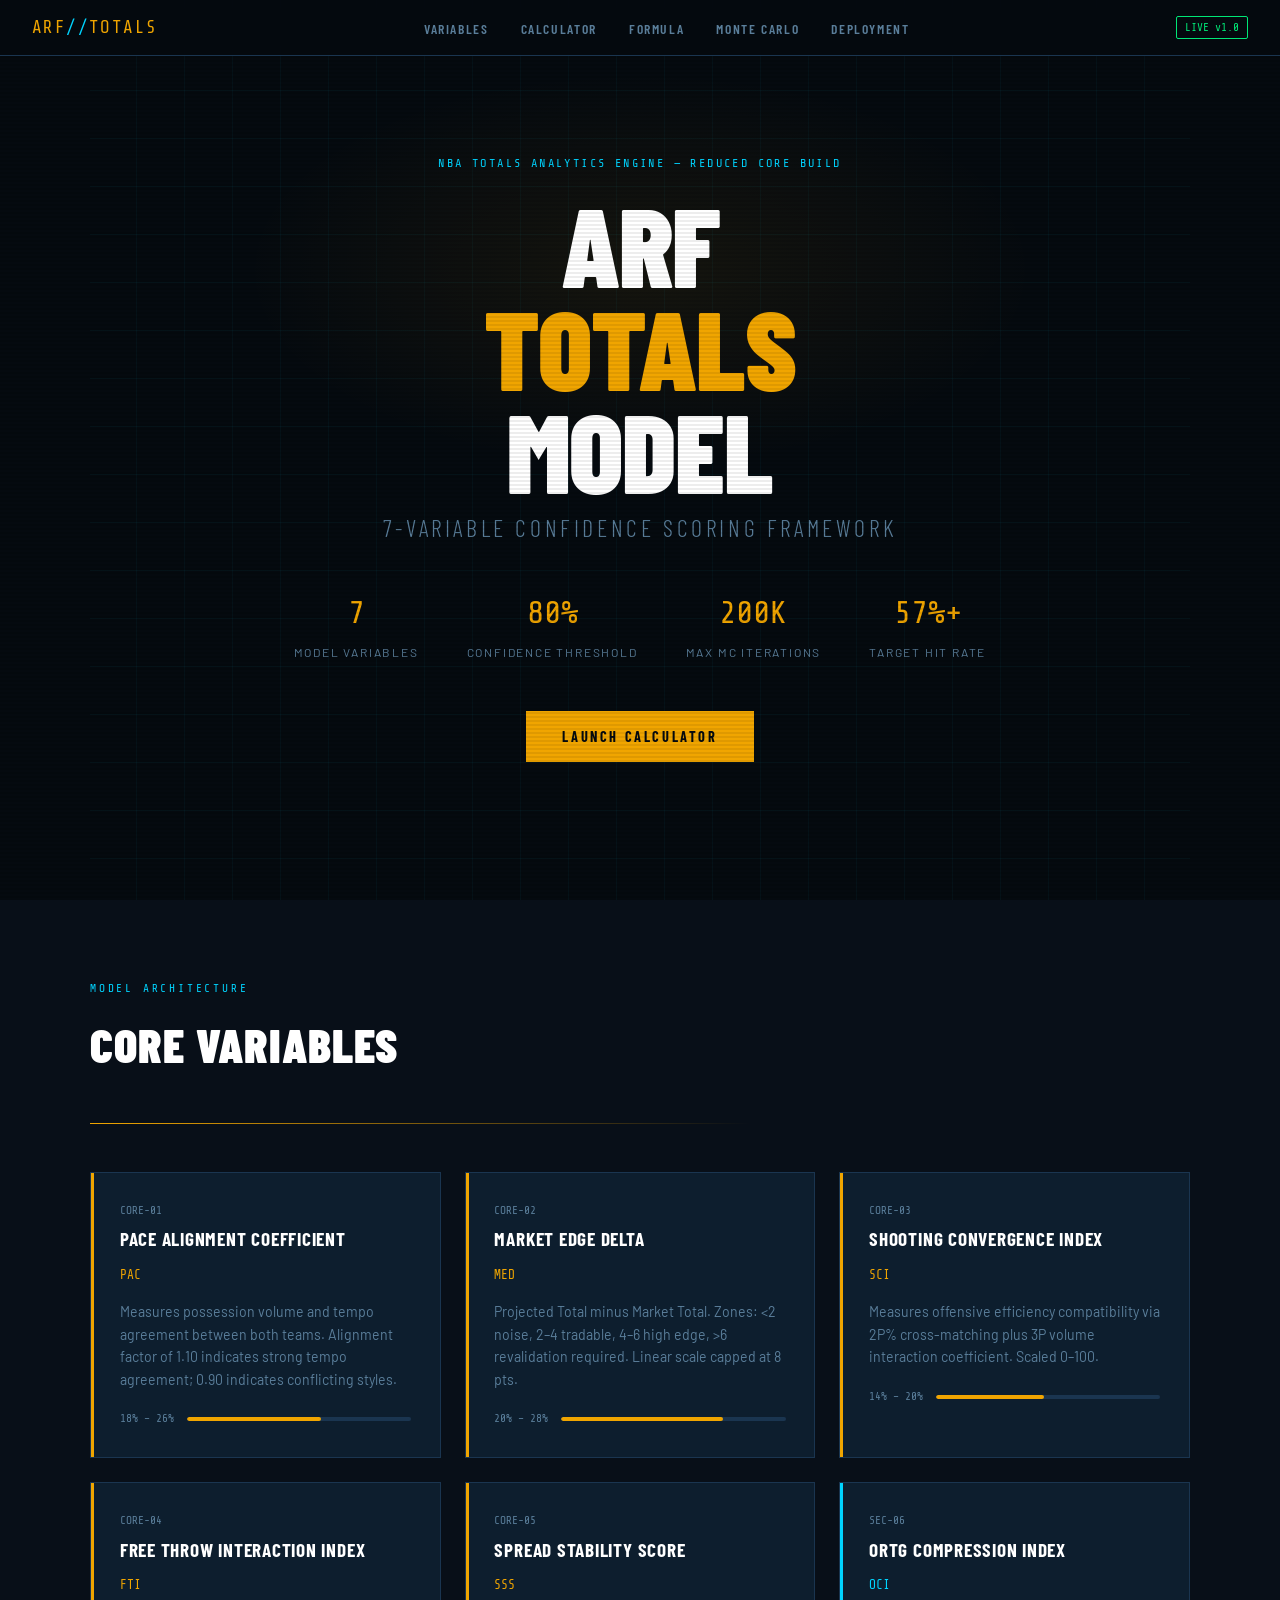
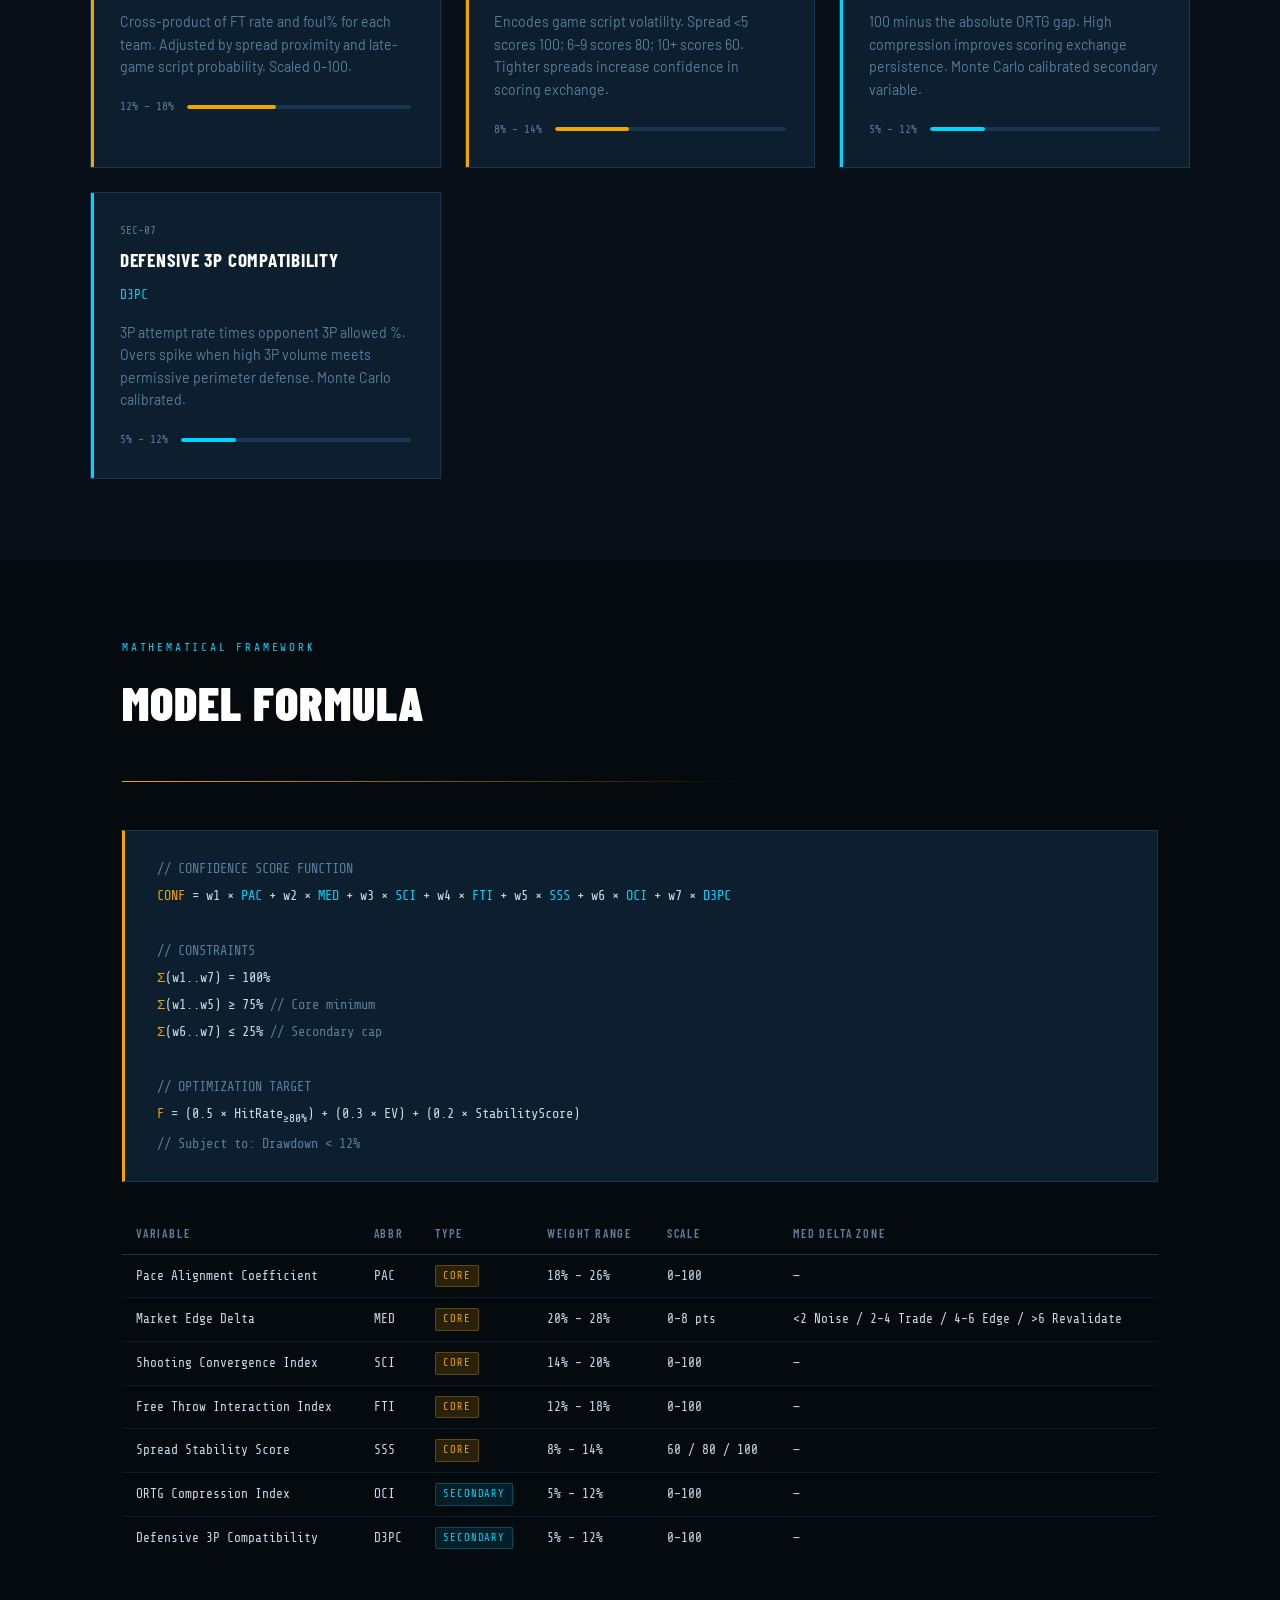
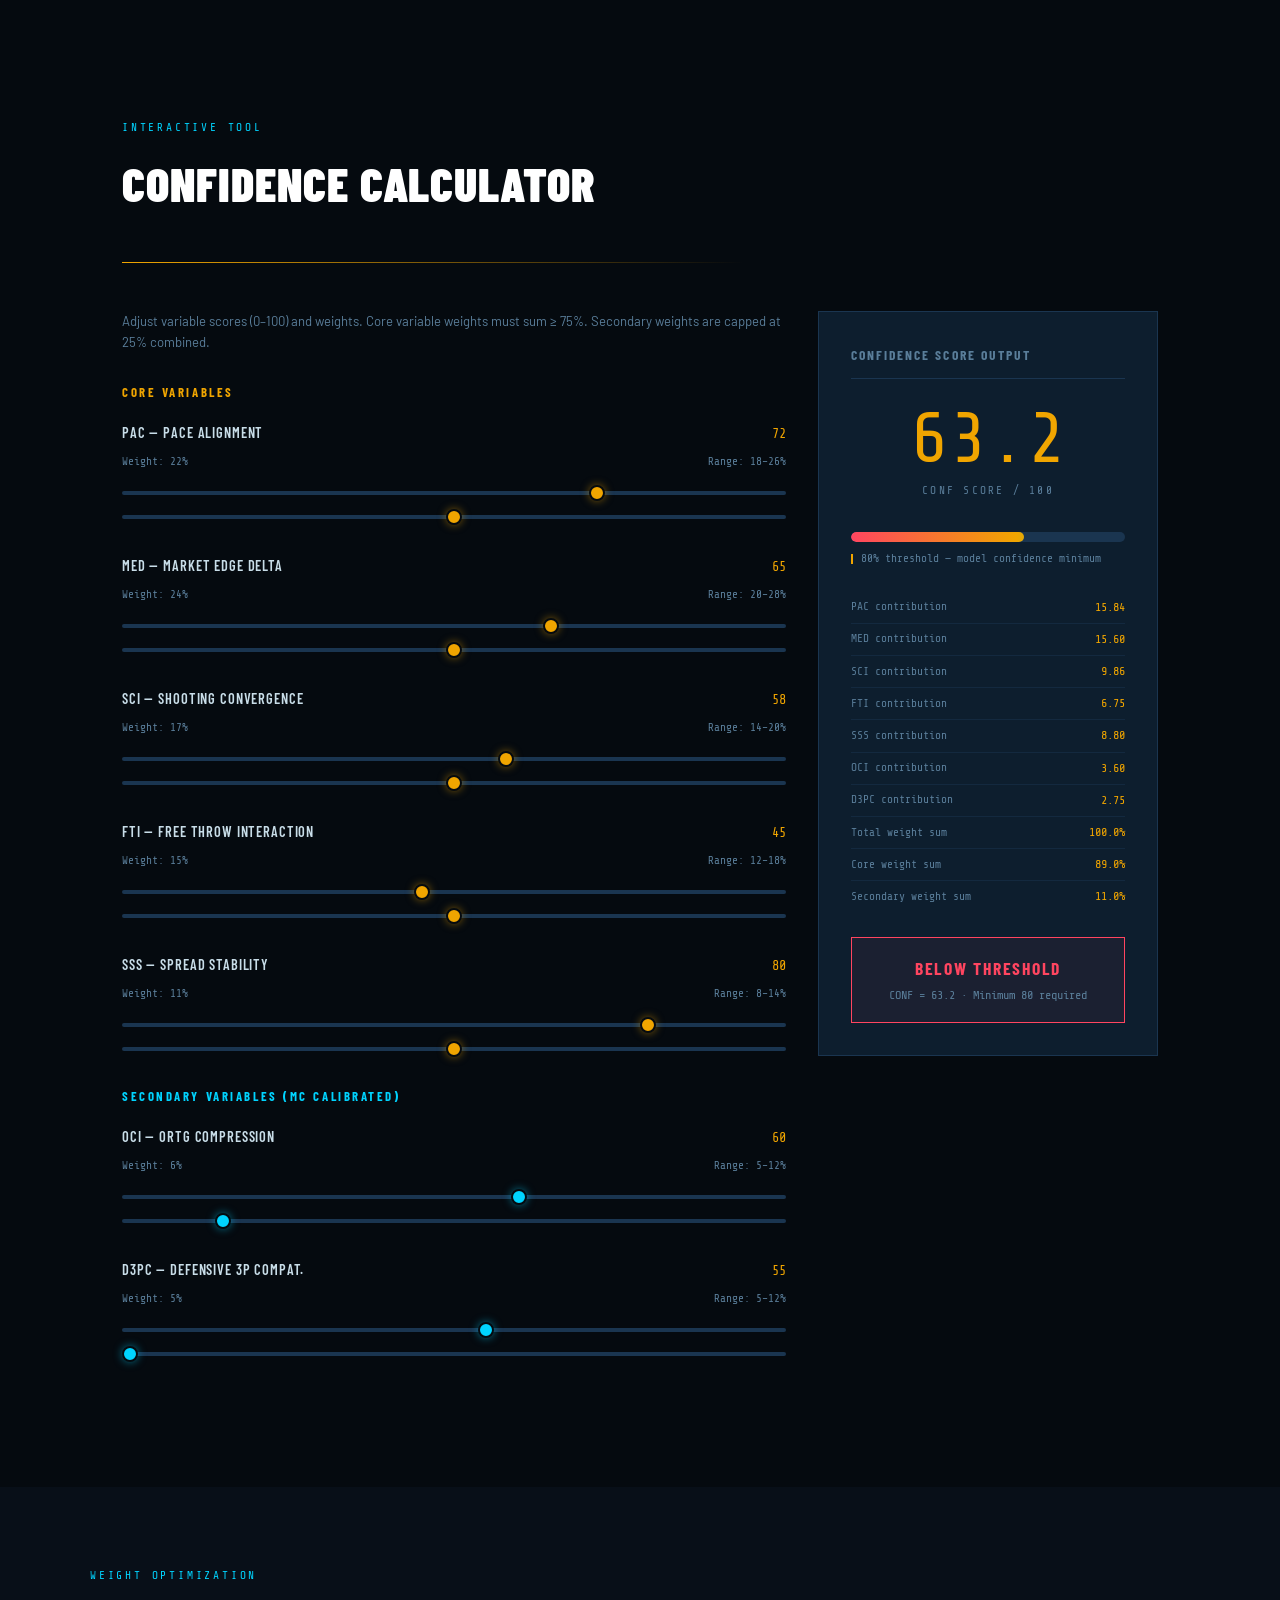
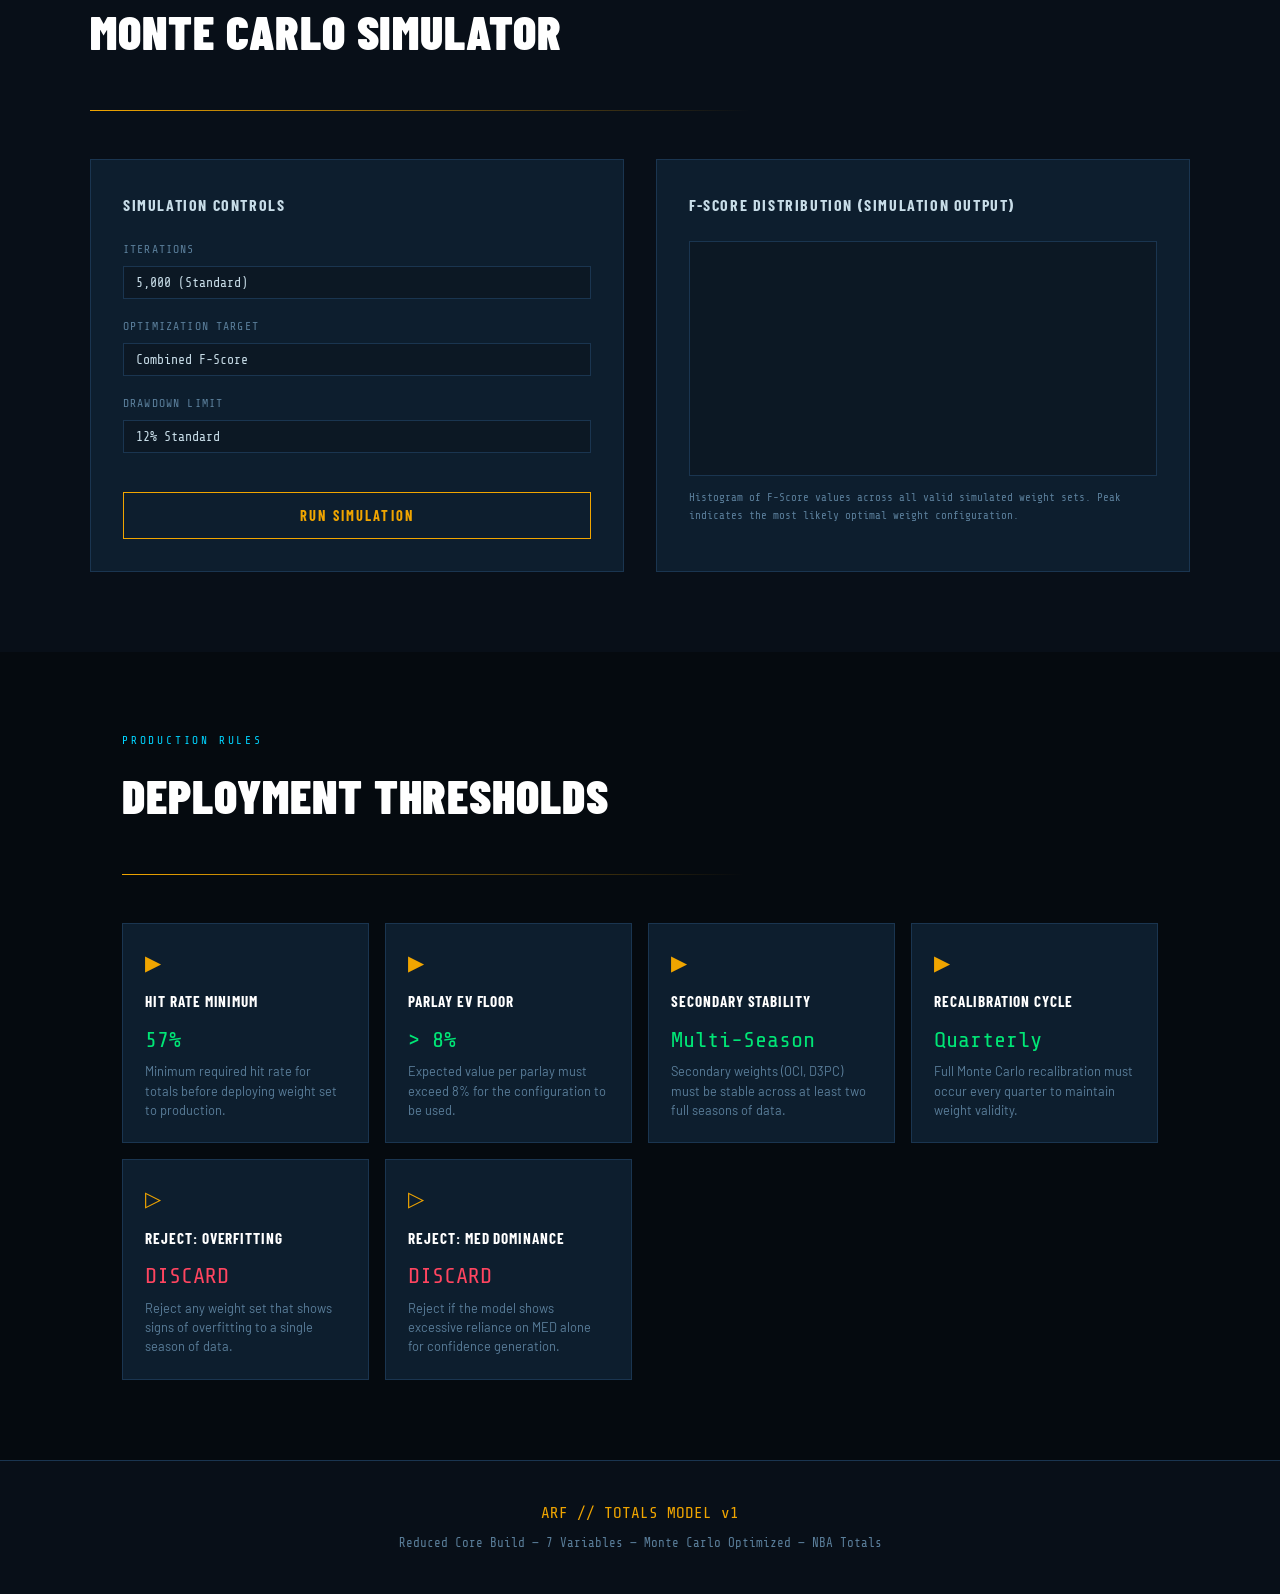
<file: arf-totals-model.html>
<!DOCTYPE html>
<html lang="en">
<head>
  <meta charset="UTF-8" />
  <meta name="viewport" content="width=device-width, initial-scale=1.0" />
  <title>ARF Totals Model — NBA Analytics Engine</title>
  <link href="https://fonts.googleapis.com/css2?family=Share+Tech+Mono&family=Barlow+Condensed:wght@300;400;600;700;900&family=Barlow:wght@300;400;500&display=swap" rel="stylesheet" />
  <style>
    /* ============================
       CSS VARIABLES & RESET
    ============================ */
    *, *::before, *::after { box-sizing: border-box; margin: 0; padding: 0; }

    :root {
      --bg:       #050a0f;
      --bg2:      #080f18;
      --bg3:      #0c1824;
      --panel:    #0d1e2e;
      --border:   #1a3550;
      --amber:    #f0a500;
      --amber2:   #ffc93c;
      --cyan:     #00d4ff;
      --green:    #00e676;
      --red:      #ff4560;
      --text:     #c8dde8;
      --text-dim: #5a7e9a;
      --mono:     'Share Tech Mono', monospace;
      --head:     'Barlow Condensed', sans-serif;
      --body:     'Barlow', sans-serif;
    }

    html { scroll-behavior: smooth; }

    body {
      background: var(--bg);
      color: var(--text);
      font-family: var(--body);
      font-size: 15px;
      line-height: 1.6;
      overflow-x: hidden;
    }

    /* ============================
       SCANLINE OVERLAY
    ============================ */
    body::before {
      content: '';
      position: fixed;
      inset: 0;
      background: repeating-linear-gradient(
        0deg,
        transparent,
        transparent 2px,
        rgba(0,0,0,0.07) 2px,
        rgba(0,0,0,0.07) 4px
      );
      pointer-events: none;
      z-index: 998;
    }

    /* ============================
       NAVBAR
    ============================ */
    nav {
      position: fixed;
      top: 0;
      left: 0;
      right: 0;
      z-index: 1000;
      background: rgba(5,10,15,0.94);
      border-bottom: 1px solid var(--border);
      backdrop-filter: blur(10px);
      display: flex;
      align-items: center;
      justify-content: space-between;
      padding: 0 2rem;
      height: 56px;
    }

    .nav-logo {
      font-family: var(--mono);
      font-size: 1.1rem;
      color: var(--amber);
      letter-spacing: 0.08em;
    }

    .nav-logo span { color: var(--cyan); }

    .nav-links {
      display: flex;
      gap: 2rem;
      list-style: none;
    }

    .nav-links a {
      font-family: var(--head);
      font-weight: 600;
      font-size: 0.85rem;
      letter-spacing: 0.12em;
      text-transform: uppercase;
      color: var(--text-dim);
      text-decoration: none;
      transition: color 0.2s;
    }

    .nav-links a:hover { color: var(--amber); }

    .nav-badge {
      font-family: var(--mono);
      font-size: 0.7rem;
      color: var(--green);
      border: 1px solid var(--green);
      padding: 2px 8px;
      border-radius: 2px;
      animation: pulse-badge 2s ease-in-out infinite;
    }

    @keyframes pulse-badge {
      0%, 100% { opacity: 1; }
      50% { opacity: 0.5; }
    }

    /* ============================
       HERO
    ============================ */
    #hero {
      min-height: 100vh;
      display: flex;
      flex-direction: column;
      justify-content: center;
      padding: 80px 2rem 4rem;
      position: relative;
      overflow: hidden;
    }

    .hero-grid-bg {
      position: absolute;
      inset: 0;
      background-image:
        linear-gradient(rgba(0,212,255,0.04) 1px, transparent 1px),
        linear-gradient(90deg, rgba(0,212,255,0.04) 1px, transparent 1px);
      background-size: 48px 48px;
      background-position: center center;
    }

    .hero-glow {
      position: absolute;
      top: 30%;
      left: 50%;
      transform: translate(-50%,-50%);
      width: 800px;
      height: 400px;
      background: radial-gradient(ellipse, rgba(240,165,0,0.07) 0%, transparent 70%);
      pointer-events: none;
    }

    .hero-inner {
      position: relative;
      max-width: 900px;
      margin: 0 auto;
      text-align: center;
    }

    .hero-tag {
      font-family: var(--mono);
      font-size: 0.75rem;
      letter-spacing: 0.2em;
      color: var(--cyan);
      text-transform: uppercase;
      margin-bottom: 1.2rem;
    }

    .hero-title {
      font-family: var(--head);
      font-weight: 900;
      font-size: clamp(3.5rem, 10vw, 7rem);
      line-height: 0.92;
      letter-spacing: -0.01em;
      color: #fff;
      text-transform: uppercase;
      margin-bottom: 0.5rem;
    }

    .hero-title .accent { color: var(--amber); }

    .hero-subtitle {
      font-family: var(--head);
      font-weight: 300;
      font-size: clamp(1rem, 2.5vw, 1.5rem);
      letter-spacing: 0.15em;
      color: var(--text-dim);
      text-transform: uppercase;
      margin-bottom: 2.5rem;
    }

    .hero-stats {
      display: flex;
      justify-content: center;
      gap: 3rem;
      flex-wrap: wrap;
      margin-bottom: 3rem;
    }

    .stat-item { text-align: center; }

    .stat-value {
      font-family: var(--mono);
      font-size: 2rem;
      color: var(--amber);
      display: block;
    }

    .stat-label {
      font-size: 0.75rem;
      letter-spacing: 0.15em;
      text-transform: uppercase;
      color: var(--text-dim);
    }

    .hero-btn {
      display: inline-block;
      font-family: var(--head);
      font-weight: 700;
      font-size: 0.9rem;
      letter-spacing: 0.18em;
      text-transform: uppercase;
      text-decoration: none;
      color: var(--bg);
      background: var(--amber);
      padding: 14px 36px;
      border: none;
      cursor: pointer;
      transition: background 0.2s, transform 0.1s;
    }

    .hero-btn:hover { background: var(--amber2); transform: translateY(-2px); }

    /* ============================
       SECTIONS
    ============================ */
    section {
      padding: 80px 2rem;
      max-width: 1100px;
      margin: 0 auto;
    }

    .section-label {
      font-family: var(--mono);
      font-size: 0.7rem;
      letter-spacing: 0.25em;
      color: var(--cyan);
      text-transform: uppercase;
      margin-bottom: 0.5rem;
    }

    .section-title {
      font-family: var(--head);
      font-weight: 900;
      font-size: clamp(2rem, 4vw, 3rem);
      text-transform: uppercase;
      letter-spacing: 0.02em;
      color: #fff;
      margin-bottom: 2.5rem;
    }

    .divider {
      width: 100%;
      height: 1px;
      background: linear-gradient(90deg, var(--amber) 0%, transparent 60%);
      margin-bottom: 3rem;
    }

    /* ============================
       VARIABLE CARDS
    ============================ */
    #variables { background: var(--bg2); max-width: 100%; padding: 80px 2rem; }
    #variables .inner { max-width: 1100px; margin: 0 auto; }

    .var-grid {
      display: grid;
      grid-template-columns: repeat(auto-fit, minmax(300px, 1fr));
      gap: 1.5rem;
    }

    .var-card {
      background: var(--panel);
      border: 1px solid var(--border);
      padding: 1.8rem;
      position: relative;
      overflow: hidden;
      transition: border-color 0.3s, transform 0.2s;
    }

    .var-card::before {
      content: '';
      position: absolute;
      top: 0; left: 0;
      width: 3px; height: 100%;
      background: var(--amber);
      transition: width 0.3s;
    }

    .var-card:hover { border-color: var(--amber); transform: translateY(-3px); }
    .var-card:hover::before { width: 5px; }
    .var-card.secondary::before { background: var(--cyan); }
    .var-card.secondary:hover { border-color: var(--cyan); }

    .var-id {
      font-family: var(--mono);
      font-size: 0.7rem;
      color: var(--text-dim);
      margin-bottom: 0.3rem;
    }

    .var-name {
      font-family: var(--head);
      font-weight: 700;
      font-size: 1.2rem;
      letter-spacing: 0.04em;
      text-transform: uppercase;
      color: #fff;
      margin-bottom: 0.6rem;
    }

    .var-abbr {
      font-family: var(--mono);
      font-size: 0.8rem;
      color: var(--amber);
      margin-bottom: 1rem;
    }

    .var-card.secondary .var-abbr { color: var(--cyan); }

    .var-desc {
      font-size: 0.88rem;
      color: var(--text-dim);
      line-height: 1.6;
      margin-bottom: 1.2rem;
    }

    .weight-range {
      display: flex;
      align-items: center;
      gap: 0.8rem;
    }

    .weight-label {
      font-family: var(--mono);
      font-size: 0.7rem;
      color: var(--text-dim);
      white-space: nowrap;
    }

    .weight-bar-bg {
      flex: 1;
      height: 4px;
      background: var(--border);
      border-radius: 2px;
      overflow: hidden;
    }

    .weight-bar-fill {
      height: 100%;
      background: var(--amber);
      border-radius: 2px;
    }

    .var-card.secondary .weight-bar-fill { background: var(--cyan); }

    /* ============================
       CONFIDENCE CALCULATOR
    ============================ */
    #calculator { background: var(--bg); }

    .calc-layout {
      display: grid;
      grid-template-columns: 1fr 340px;
      gap: 2rem;
    }

    @media (max-width: 800px) {
      .calc-layout { grid-template-columns: 1fr; }
      nav .nav-links { display: none; }
    }

    .slider-group { margin-bottom: 1.8rem; }

    .slider-header {
      display: flex;
      justify-content: space-between;
      align-items: baseline;
      margin-bottom: 0.5rem;
    }

    .slider-name {
      font-family: var(--head);
      font-weight: 600;
      font-size: 0.9rem;
      letter-spacing: 0.06em;
      text-transform: uppercase;
      color: var(--text);
    }

    .slider-val {
      font-family: var(--mono);
      font-size: 0.85rem;
      color: var(--amber);
    }

    .slider-sub {
      display: flex;
      justify-content: space-between;
      margin-bottom: 0.4rem;
    }

    .slider-weight {
      font-family: var(--mono);
      font-size: 0.7rem;
      color: var(--text-dim);
    }

    input[type="range"] {
      -webkit-appearance: none;
      appearance: none;
      width: 100%;
      height: 4px;
      background: var(--border);
      outline: none;
      border-radius: 2px;
      cursor: pointer;
    }

    input[type="range"]::-webkit-slider-thumb {
      -webkit-appearance: none;
      appearance: none;
      width: 16px;
      height: 16px;
      border-radius: 50%;
      background: var(--amber);
      cursor: pointer;
      border: 2px solid var(--bg);
      box-shadow: 0 0 8px rgba(240,165,0,0.5);
    }

    input[type="range"].secondary-slider::-webkit-slider-thumb {
      background: var(--cyan);
      box-shadow: 0 0 8px rgba(0,212,255,0.5);
    }

    /* Output panel */
    .output-panel {
      background: var(--panel);
      border: 1px solid var(--border);
      padding: 2rem;
      position: sticky;
      top: 70px;
      height: fit-content;
    }

    .output-title {
      font-family: var(--head);
      font-weight: 700;
      font-size: 0.85rem;
      letter-spacing: 0.15em;
      text-transform: uppercase;
      color: var(--text-dim);
      margin-bottom: 1.5rem;
      border-bottom: 1px solid var(--border);
      padding-bottom: 0.8rem;
    }

    .conf-score-display {
      text-align: center;
      margin-bottom: 2rem;
    }

    .conf-big {
      font-family: var(--mono);
      font-size: 4.5rem;
      line-height: 1;
      color: var(--amber);
      transition: color 0.3s;
    }

    .conf-big.high { color: var(--green); }
    .conf-big.low  { color: var(--red); }

    .conf-label {
      font-family: var(--mono);
      font-size: 0.7rem;
      letter-spacing: 0.2em;
      color: var(--text-dim);
      margin-top: 0.4rem;
    }

    .gauge {
      width: 100%;
      height: 10px;
      background: var(--border);
      border-radius: 5px;
      overflow: hidden;
      margin-bottom: 0.5rem;
    }

    .gauge-fill {
      height: 100%;
      border-radius: 5px;
      background: linear-gradient(90deg, var(--red), var(--amber) 55%, var(--green));
      background-size: 300px 100%;
      background-repeat: no-repeat;
      transition: width 0.4s ease;
    }

    .threshold-line {
      display: flex;
      align-items: center;
      gap: 0.5rem;
      font-family: var(--mono);
      font-size: 0.7rem;
      color: var(--text-dim);
      margin-bottom: 1.5rem;
    }

    .thresh-mark {
      width: 2px;
      height: 10px;
      background: var(--amber);
    }

    .breakdown-list {
      list-style: none;
    }

    .breakdown-list li {
      display: flex;
      justify-content: space-between;
      align-items: center;
      padding: 6px 0;
      border-bottom: 1px solid rgba(26,53,80,0.5);
      font-size: 0.82rem;
    }

    .breakdown-list li:last-child { border-bottom: none; }
    .bl-name { color: var(--text-dim); font-family: var(--mono); font-size: 0.7rem; }
    .bl-val  { color: var(--amber); font-family: var(--mono); font-size: 0.75rem; }

    .verdict-box {
      margin-top: 1.5rem;
      padding: 1rem;
      border: 1px solid var(--border);
      text-align: center;
      transition: border-color 0.3s, background 0.3s;
    }

    .verdict-box.pass { border-color: var(--green); background: rgba(0,230,118,0.06); }
    .verdict-box.fail { border-color: var(--red);   background: rgba(255,69,96,0.06); }

    .verdict-text {
      font-family: var(--head);
      font-weight: 700;
      font-size: 1.1rem;
      letter-spacing: 0.1em;
      text-transform: uppercase;
    }

    .verdict-box.pass .verdict-text { color: var(--green); }
    .verdict-box.fail .verdict-text { color: var(--red); }

    .verdict-sub {
      font-size: 0.75rem;
      color: var(--text-dim);
      margin-top: 0.3rem;
      font-family: var(--mono);
    }

    /* weight sum warning */
    .weight-warning {
      font-family: var(--mono);
      font-size: 0.72rem;
      color: var(--red);
      margin-top: 0.5rem;
      min-height: 1rem;
    }

    /* ============================
       MONTE CARLO SECTION
    ============================ */
    #montecarlo { background: var(--bg2); max-width: 100%; padding: 80px 2rem; }
    #montecarlo .inner { max-width: 1100px; margin: 0 auto; }

    .mc-layout {
      display: grid;
      grid-template-columns: 1fr 1fr;
      gap: 2rem;
    }

    @media (max-width: 800px) { .mc-layout { grid-template-columns: 1fr; } }

    .mc-panel {
      background: var(--panel);
      border: 1px solid var(--border);
      padding: 2rem;
    }

    .mc-title {
      font-family: var(--head);
      font-weight: 700;
      font-size: 1rem;
      letter-spacing: 0.1em;
      text-transform: uppercase;
      color: var(--text);
      margin-bottom: 1.5rem;
    }

    .mc-control {
      margin-bottom: 1.2rem;
    }

    .mc-label {
      font-family: var(--mono);
      font-size: 0.72rem;
      color: var(--text-dim);
      margin-bottom: 0.4rem;
      letter-spacing: 0.1em;
    }

    .mc-select {
      width: 100%;
      background: var(--bg3);
      border: 1px solid var(--border);
      color: var(--text);
      font-family: var(--mono);
      font-size: 0.82rem;
      padding: 8px 12px;
      appearance: none;
      cursor: pointer;
    }

    .mc-select:focus { outline: 1px solid var(--amber); }

    .mc-run-btn {
      width: 100%;
      background: transparent;
      border: 1px solid var(--amber);
      color: var(--amber);
      font-family: var(--head);
      font-weight: 700;
      font-size: 0.9rem;
      letter-spacing: 0.15em;
      text-transform: uppercase;
      padding: 14px;
      cursor: pointer;
      transition: background 0.2s, color 0.2s;
      margin-top: 1.2rem;
    }

    .mc-run-btn:hover { background: var(--amber); color: var(--bg); }
    .mc-run-btn:disabled { opacity: 0.4; cursor: default; }

    .mc-progress-wrap {
      margin-top: 1rem;
    }

    .mc-progress-bar-bg {
      height: 4px;
      background: var(--border);
      border-radius: 2px;
      overflow: hidden;
      margin-bottom: 0.4rem;
    }

    .mc-progress-bar-fill {
      height: 100%;
      background: var(--cyan);
      border-radius: 2px;
      width: 0%;
      transition: width 0.1s linear;
    }

    .mc-progress-label {
      font-family: var(--mono);
      font-size: 0.7rem;
      color: var(--text-dim);
    }

    .mc-results { margin-top: 1.5rem; }

    .mc-result-row {
      display: flex;
      justify-content: space-between;
      padding: 6px 0;
      border-bottom: 1px solid rgba(26,53,80,0.5);
      font-size: 0.82rem;
    }

    .mc-result-row:last-child { border-bottom: none; }
    .mc-rkey { font-family: var(--mono); font-size: 0.7rem; color: var(--text-dim); }
    .mc-rval { font-family: var(--mono); font-size: 0.75rem; color: var(--cyan); }

    /* Canvas chart */
    #mcCanvas {
      width: 100%;
      background: var(--bg3);
      border: 1px solid var(--border);
      display: block;
    }

    /* ============================
       FORMULA TABLE
    ============================ */
    .formula-block {
      background: var(--panel);
      border: 1px solid var(--border);
      border-left: 3px solid var(--amber);
      padding: 1.5rem 2rem;
      font-family: var(--mono);
      font-size: 0.85rem;
      line-height: 2;
      color: var(--text);
      overflow-x: auto;
      margin-bottom: 2rem;
    }

    .formula-block span.kw { color: var(--amber); }
    .formula-block span.fn { color: var(--cyan); }
    .formula-block span.cm { color: var(--text-dim); }

    table.data-table {
      width: 100%;
      border-collapse: collapse;
      font-size: 0.85rem;
    }

    table.data-table th {
      font-family: var(--head);
      font-weight: 600;
      font-size: 0.75rem;
      letter-spacing: 0.15em;
      text-transform: uppercase;
      color: var(--text-dim);
      padding: 10px 14px;
      border-bottom: 1px solid var(--border);
      text-align: left;
    }

    table.data-table td {
      padding: 10px 14px;
      border-bottom: 1px solid rgba(26,53,80,0.4);
      color: var(--text);
      font-family: var(--mono);
      font-size: 0.8rem;
    }

    table.data-table tr:last-child td { border-bottom: none; }
    table.data-table tr:hover td { background: rgba(240,165,0,0.04); }

    .badge {
      display: inline-block;
      font-family: var(--mono);
      font-size: 0.65rem;
      padding: 2px 7px;
      border-radius: 2px;
      letter-spacing: 0.08em;
    }

    .badge-core { background: rgba(240,165,0,0.15); color: var(--amber); border: 1px solid rgba(240,165,0,0.3); }
    .badge-sec  { background: rgba(0,212,255,0.1);  color: var(--cyan);  border: 1px solid rgba(0,212,255,0.25); }

    /* ============================
       DEPLOYMENT RULES
    ============================ */
    .rules-grid {
      display: grid;
      grid-template-columns: repeat(auto-fit, minmax(220px, 1fr));
      gap: 1rem;
    }

    .rule-card {
      background: var(--panel);
      border: 1px solid var(--border);
      padding: 1.4rem;
      position: relative;
    }

    .rule-icon {
      font-family: var(--mono);
      font-size: 1.3rem;
      color: var(--amber);
      margin-bottom: 0.6rem;
    }

    .rule-title {
      font-family: var(--head);
      font-weight: 700;
      font-size: 0.95rem;
      letter-spacing: 0.06em;
      text-transform: uppercase;
      color: #fff;
      margin-bottom: 0.5rem;
    }

    .rule-val {
      font-family: var(--mono);
      font-size: 1.4rem;
      color: var(--green);
      margin-bottom: 0.3rem;
    }

    .rule-desc {
      font-size: 0.8rem;
      color: var(--text-dim);
      line-height: 1.5;
    }

    /* ============================
       FOOTER
    ============================ */
    footer {
      background: var(--bg2);
      border-top: 1px solid var(--border);
      padding: 2.5rem 2rem;
      text-align: center;
    }

    .footer-logo {
      font-family: var(--mono);
      font-size: 1rem;
      color: var(--amber);
      margin-bottom: 0.5rem;
    }

    .footer-copy {
      font-size: 0.78rem;
      color: var(--text-dim);
      font-family: var(--mono);
    }

    /* ============================
       ANIMATIONS
    ============================ */
    @keyframes fade-up {
      from { opacity: 0; transform: translateY(20px); }
      to   { opacity: 1; transform: translateY(0); }
    }

    .fade-up { animation: fade-up 0.7s ease both; }
    .fade-up-2 { animation: fade-up 0.7s ease 0.15s both; }
    .fade-up-3 { animation: fade-up 0.7s ease 0.3s both; }
    .fade-up-4 { animation: fade-up 0.7s ease 0.45s both; }
  </style>
</head>
<body>

<!-- NAVBAR -->
<nav>
  <div class="nav-logo">ARF<span>//</span>TOTALS</div>
  <ul class="nav-links">
    <li><a href="#variables">Variables</a></li>
    <li><a href="#calculator">Calculator</a></li>
    <li><a href="#formula">Formula</a></li>
    <li><a href="#montecarlo">Monte Carlo</a></li>
    <li><a href="#deploy">Deployment</a></li>
  </ul>
  <div class="nav-badge">LIVE v1.0</div>
</nav>

<!-- HERO -->
<section id="hero">
  <div class="hero-grid-bg"></div>
  <div class="hero-glow"></div>
  <div class="hero-inner">
    <p class="hero-tag fade-up">NBA Totals Analytics Engine — Reduced Core Build</p>
    <h1 class="hero-title fade-up-2">ARF<br /><span class="accent">Totals</span><br />Model</h1>
    <p class="hero-subtitle fade-up-3">7-Variable Confidence Scoring Framework</p>
    <div class="hero-stats fade-up-4">
      <div class="stat-item">
        <span class="stat-value">7</span>
        <span class="stat-label">Model Variables</span>
      </div>
      <div class="stat-item">
        <span class="stat-value">80%</span>
        <span class="stat-label">Confidence Threshold</span>
      </div>
      <div class="stat-item">
        <span class="stat-value">200K</span>
        <span class="stat-label">Max MC Iterations</span>
      </div>
      <div class="stat-item">
        <span class="stat-value">57%+</span>
        <span class="stat-label">Target Hit Rate</span>
      </div>
    </div>
    <a href="#calculator" class="hero-btn fade-up-4">Launch Calculator</a>
  </div>
</section>

<!-- VARIABLES -->
<div id="variables">
  <div class="inner">
    <p class="section-label">Model Architecture</p>
    <h2 class="section-title">Core Variables</h2>
    <div class="divider"></div>
    <div class="var-grid">

      <div class="var-card">
        <div class="var-id">CORE-01</div>
        <div class="var-name">Pace Alignment Coefficient</div>
        <div class="var-abbr">PAC</div>
        <div class="var-desc">Measures possession volume and tempo agreement between both teams. Alignment factor of 1.10 indicates strong tempo agreement; 0.90 indicates conflicting styles.</div>
        <div class="weight-range">
          <span class="weight-label">18% – 26%</span>
          <div class="weight-bar-bg"><div class="weight-bar-fill" style="width:60%;"></div></div>
        </div>
      </div>

      <div class="var-card">
        <div class="var-id">CORE-02</div>
        <div class="var-name">Market Edge Delta</div>
        <div class="var-abbr">MED</div>
        <div class="var-desc">Projected Total minus Market Total. Zones: &lt;2 noise, 2–4 tradable, 4–6 high edge, &gt;6 revalidation required. Linear scale capped at 8 pts.</div>
        <div class="weight-range">
          <span class="weight-label">20% – 28%</span>
          <div class="weight-bar-bg"><div class="weight-bar-fill" style="width:72%;"></div></div>
        </div>
      </div>

      <div class="var-card">
        <div class="var-id">CORE-03</div>
        <div class="var-name">Shooting Convergence Index</div>
        <div class="var-abbr">SCI</div>
        <div class="var-desc">Measures offensive efficiency compatibility via 2P% cross-matching plus 3P volume interaction coefficient. Scaled 0–100.</div>
        <div class="weight-range">
          <span class="weight-label">14% – 20%</span>
          <div class="weight-bar-bg"><div class="weight-bar-fill" style="width:48%;"></div></div>
        </div>
      </div>

      <div class="var-card">
        <div class="var-id">CORE-04</div>
        <div class="var-name">Free Throw Interaction Index</div>
        <div class="var-abbr">FTI</div>
        <div class="var-desc">Cross-product of FT rate and foul% for each team. Adjusted by spread proximity and late-game script probability. Scaled 0–100.</div>
        <div class="weight-range">
          <span class="weight-label">12% – 18%</span>
          <div class="weight-bar-bg"><div class="weight-bar-fill" style="width:40%;"></div></div>
        </div>
      </div>

      <div class="var-card">
        <div class="var-id">CORE-05</div>
        <div class="var-name">Spread Stability Score</div>
        <div class="var-abbr">SSS</div>
        <div class="var-desc">Encodes game script volatility. Spread &lt;5 scores 100; 6–9 scores 80; 10+ scores 60. Tighter spreads increase confidence in scoring exchange.</div>
        <div class="weight-range">
          <span class="weight-label">8% – 14%</span>
          <div class="weight-bar-bg"><div class="weight-bar-fill" style="width:32%;"></div></div>
        </div>
      </div>

      <div class="var-card secondary">
        <div class="var-id">SEC-06</div>
        <div class="var-name">ORTG Compression Index</div>
        <div class="var-abbr">OCI</div>
        <div class="var-desc">100 minus the absolute ORTG gap. High compression improves scoring exchange persistence. Monte Carlo calibrated secondary variable.</div>
        <div class="weight-range">
          <span class="weight-label">5% – 12%</span>
          <div class="weight-bar-bg"><div class="weight-bar-fill" style="width:24%;"></div></div>
        </div>
      </div>

      <div class="var-card secondary">
        <div class="var-id">SEC-07</div>
        <div class="var-name">Defensive 3P Compatibility</div>
        <div class="var-abbr">D3PC</div>
        <div class="var-desc">3P attempt rate times opponent 3P allowed %. Overs spike when high 3P volume meets permissive perimeter defense. Monte Carlo calibrated.</div>
        <div class="weight-range">
          <span class="weight-label">5% – 12%</span>
          <div class="weight-bar-bg"><div class="weight-bar-fill" style="width:24%;"></div></div>
        </div>
      </div>

    </div>
  </div>
</div>

<!-- FORMULA REFERENCE -->
<section id="formula">
  <p class="section-label">Mathematical Framework</p>
  <h2 class="section-title">Model Formula</h2>
  <div class="divider"></div>

  <div class="formula-block">
    <span class="cm">// CONFIDENCE SCORE FUNCTION</span><br/>
    <span class="kw">CONF</span> = w1 × <span class="fn">PAC</span>
           + w2 × <span class="fn">MED</span>
           + w3 × <span class="fn">SCI</span>
           + w4 × <span class="fn">FTI</span>
           + w5 × <span class="fn">SSS</span>
           + w6 × <span class="fn">OCI</span>
           + w7 × <span class="fn">D3PC</span><br/><br/>
    <span class="cm">// CONSTRAINTS</span><br/>
    <span class="kw">Σ</span>(w1..w7) = 100%<br/>
    <span class="kw">Σ</span>(w1..w5) ≥ 75%   <span class="cm">// Core minimum</span><br/>
    <span class="kw">Σ</span>(w6..w7) ≤ 25%   <span class="cm">// Secondary cap</span><br/><br/>
    <span class="cm">// OPTIMIZATION TARGET</span><br/>
    <span class="kw">F</span> = (0.5 × HitRate<sub>≥80%</sub>) + (0.3 × EV) + (0.2 × StabilityScore)<br/>
    <span class="cm">// Subject to: Drawdown &lt; 12%</span>
  </div>

  <table class="data-table">
    <thead>
      <tr>
        <th>Variable</th>
        <th>Abbr</th>
        <th>Type</th>
        <th>Weight Range</th>
        <th>Scale</th>
        <th>MED Delta Zone</th>
      </tr>
    </thead>
    <tbody>
      <tr>
        <td>Pace Alignment Coefficient</td>
        <td>PAC</td>
        <td><span class="badge badge-core">CORE</span></td>
        <td>18% – 26%</td>
        <td>0–100</td>
        <td>—</td>
      </tr>
      <tr>
        <td>Market Edge Delta</td>
        <td>MED</td>
        <td><span class="badge badge-core">CORE</span></td>
        <td>20% – 28%</td>
        <td>0–8 pts</td>
        <td>&lt;2 Noise / 2–4 Trade / 4–6 Edge / &gt;6 Revalidate</td>
      </tr>
      <tr>
        <td>Shooting Convergence Index</td>
        <td>SCI</td>
        <td><span class="badge badge-core">CORE</span></td>
        <td>14% – 20%</td>
        <td>0–100</td>
        <td>—</td>
      </tr>
      <tr>
        <td>Free Throw Interaction Index</td>
        <td>FTI</td>
        <td><span class="badge badge-core">CORE</span></td>
        <td>12% – 18%</td>
        <td>0–100</td>
        <td>—</td>
      </tr>
      <tr>
        <td>Spread Stability Score</td>
        <td>SSS</td>
        <td><span class="badge badge-core">CORE</span></td>
        <td>8% – 14%</td>
        <td>60 / 80 / 100</td>
        <td>—</td>
      </tr>
      <tr>
        <td>ORTG Compression Index</td>
        <td>OCI</td>
        <td><span class="badge badge-sec">SECONDARY</span></td>
        <td>5% – 12%</td>
        <td>0–100</td>
        <td>—</td>
      </tr>
      <tr>
        <td>Defensive 3P Compatibility</td>
        <td>D3PC</td>
        <td><span class="badge badge-sec">SECONDARY</span></td>
        <td>5% – 12%</td>
        <td>0–100</td>
        <td>—</td>
      </tr>
    </tbody>
  </table>
</section>

<!-- CONFIDENCE CALCULATOR -->
<section id="calculator">
  <p class="section-label">Interactive Tool</p>
  <h2 class="section-title">Confidence Calculator</h2>
  <div class="divider"></div>

  <div class="calc-layout">
    <!-- Sliders -->
    <div>
      <p style="font-size:0.82rem;color:var(--text-dim);margin-bottom:1.8rem;">
        Adjust variable scores (0–100) and weights. Core variable weights must sum ≥ 75%.
        Secondary weights are capped at 25% combined.
      </p>

      <h3 style="font-family:var(--head);font-size:0.8rem;letter-spacing:0.2em;text-transform:uppercase;color:var(--amber);margin-bottom:1.2rem;">Core Variables</h3>

      <!-- PAC -->
      <div class="slider-group">
        <div class="slider-header">
          <span class="slider-name">PAC — Pace Alignment</span>
          <span class="slider-val" id="pac-val">72</span>
        </div>
        <div class="slider-sub">
          <span class="slider-weight">Weight: <span id="pac-w-disp">22</span>%</span>
          <span style="font-family:var(--mono);font-size:0.7rem;color:var(--text-dim);">Range: 18–26%</span>
        </div>
        <input type="range" id="pac-score" min="0" max="100" value="72" />
        <input type="range" id="pac-w" min="18" max="26" value="22" />
      </div>

      <!-- MED -->
      <div class="slider-group">
        <div class="slider-header">
          <span class="slider-name">MED — Market Edge Delta</span>
          <span class="slider-val" id="med-val">65</span>
        </div>
        <div class="slider-sub">
          <span class="slider-weight">Weight: <span id="med-w-disp">24</span>%</span>
          <span style="font-family:var(--mono);font-size:0.7rem;color:var(--text-dim);">Range: 20–28%</span>
        </div>
        <input type="range" id="med-score" min="0" max="100" value="65" />
        <input type="range" id="med-w" min="20" max="28" value="24" />
      </div>

      <!-- SCI -->
      <div class="slider-group">
        <div class="slider-header">
          <span class="slider-name">SCI — Shooting Convergence</span>
          <span class="slider-val" id="sci-val">58</span>
        </div>
        <div class="slider-sub">
          <span class="slider-weight">Weight: <span id="sci-w-disp">17</span>%</span>
          <span style="font-family:var(--mono);font-size:0.7rem;color:var(--text-dim);">Range: 14–20%</span>
        </div>
        <input type="range" id="sci-score" min="0" max="100" value="58" />
        <input type="range" id="sci-w" min="14" max="20" value="17" />
      </div>

      <!-- FTI -->
      <div class="slider-group">
        <div class="slider-header">
          <span class="slider-name">FTI — Free Throw Interaction</span>
          <span class="slider-val" id="fti-val">45</span>
        </div>
        <div class="slider-sub">
          <span class="slider-weight">Weight: <span id="fti-w-disp">15</span>%</span>
          <span style="font-family:var(--mono);font-size:0.7rem;color:var(--text-dim);">Range: 12–18%</span>
        </div>
        <input type="range" id="fti-score" min="0" max="100" value="45" />
        <input type="range" id="fti-w" min="12" max="18" value="15" />
      </div>

      <!-- SSS -->
      <div class="slider-group">
        <div class="slider-header">
          <span class="slider-name">SSS — Spread Stability</span>
          <span class="slider-val" id="sss-val">80</span>
        </div>
        <div class="slider-sub">
          <span class="slider-weight">Weight: <span id="sss-w-disp">11</span>%</span>
          <span style="font-family:var(--mono);font-size:0.7rem;color:var(--text-dim);">Range: 8–14%</span>
        </div>
        <input type="range" id="sss-score" min="0" max="100" value="80" />
        <input type="range" id="sss-w" min="8" max="14" value="11" />
      </div>

      <h3 style="font-family:var(--head);font-size:0.8rem;letter-spacing:0.2em;text-transform:uppercase;color:var(--cyan);margin-bottom:1.2rem;margin-top:1.5rem;">Secondary Variables (MC Calibrated)</h3>

      <!-- OCI -->
      <div class="slider-group">
        <div class="slider-header">
          <span class="slider-name">OCI — ORTG Compression</span>
          <span class="slider-val" id="oci-val">60</span>
        </div>
        <div class="slider-sub">
          <span class="slider-weight">Weight: <span id="oci-w-disp">6</span>%</span>
          <span style="font-family:var(--mono);font-size:0.7rem;color:var(--text-dim);">Range: 5–12%</span>
        </div>
        <input type="range" id="oci-score" min="0" max="100" value="60" class="secondary-slider" />
        <input type="range" id="oci-w" min="5" max="12" value="6" class="secondary-slider" />
      </div>

      <!-- D3PC -->
      <div class="slider-group">
        <div class="slider-header">
          <span class="slider-name">D3PC — Defensive 3P Compat.</span>
          <span class="slider-val" id="d3pc-val">55</span>
        </div>
        <div class="slider-sub">
          <span class="slider-weight">Weight: <span id="d3pc-w-disp">5</span>%</span>
          <span style="font-family:var(--mono);font-size:0.7rem;color:var(--text-dim);">Range: 5–12%</span>
        </div>
        <input type="range" id="d3pc-score" min="0" max="100" value="55" class="secondary-slider" />
        <input type="range" id="d3pc-w" min="5" max="12" value="5" class="secondary-slider" />
      </div>

      <div class="weight-warning" id="weight-warn"></div>
    </div>

    <!-- Output Panel -->
    <div>
      <div class="output-panel">
        <div class="output-title">Confidence Score Output</div>

        <div class="conf-score-display">
          <div class="conf-big" id="conf-big">64.3</div>
          <div class="conf-label">CONF SCORE / 100</div>
        </div>

        <div class="gauge">
          <div class="gauge-fill" id="gauge-fill" style="width:64.3%;"></div>
        </div>
        <div class="threshold-line">
          <div class="thresh-mark"></div>
          <span>80% threshold — model confidence minimum</span>
        </div>

        <ul class="breakdown-list" id="breakdown-list">
          <li><span class="bl-name">PAC contribution</span><span class="bl-val" id="bl-pac">—</span></li>
          <li><span class="bl-name">MED contribution</span><span class="bl-val" id="bl-med">—</span></li>
          <li><span class="bl-name">SCI contribution</span><span class="bl-val" id="bl-sci">—</span></li>
          <li><span class="bl-name">FTI contribution</span><span class="bl-val" id="bl-fti">—</span></li>
          <li><span class="bl-name">SSS contribution</span><span class="bl-val" id="bl-sss">—</span></li>
          <li><span class="bl-name">OCI contribution</span><span class="bl-val" id="bl-oci">—</span></li>
          <li><span class="bl-name">D3PC contribution</span><span class="bl-val" id="bl-d3pc">—</span></li>
          <li><span class="bl-name">Total weight sum</span><span class="bl-val" id="bl-wsum">—</span></li>
          <li><span class="bl-name">Core weight sum</span><span class="bl-val" id="bl-coresum">—</span></li>
          <li><span class="bl-name">Secondary weight sum</span><span class="bl-val" id="bl-secsum">—</span></li>
        </ul>

        <div class="verdict-box" id="verdict-box">
          <div class="verdict-text" id="verdict-text">—</div>
          <div class="verdict-sub" id="verdict-sub">—</div>
        </div>
      </div>
    </div>
  </div>
</section>

<!-- MONTE CARLO -->
<div id="montecarlo">
  <div class="inner">
    <p class="section-label">Weight Optimization</p>
    <h2 class="section-title">Monte Carlo Simulator</h2>
    <div class="divider"></div>

    <div class="mc-layout">
      <div class="mc-panel">
        <div class="mc-title">Simulation Controls</div>

        <div class="mc-control">
          <div class="mc-label">ITERATIONS</div>
          <select class="mc-select" id="mc-iters">
            <option value="1000">1,000 (Fast Preview)</option>
            <option value="5000" selected>5,000 (Standard)</option>
            <option value="10000">10,000 (Thorough)</option>
            <option value="25000">25,000 (Deep)</option>
          </select>
        </div>

        <div class="mc-control">
          <div class="mc-label">OPTIMIZATION TARGET</div>
          <select class="mc-select" id="mc-target">
            <option value="hit">Maximize Hit Rate</option>
            <option value="ev">Maximize EV</option>
            <option value="combined" selected>Combined F-Score</option>
          </select>
        </div>

        <div class="mc-control">
          <div class="mc-label">DRAWDOWN LIMIT</div>
          <select class="mc-select" id="mc-drawdown">
            <option value="0.08">8% Conservative</option>
            <option value="0.12" selected>12% Standard</option>
            <option value="0.18">18% Aggressive</option>
          </select>
        </div>

        <button class="mc-run-btn" id="mc-run-btn" type="button">Run Simulation</button>

        <div class="mc-progress-wrap" id="mc-progress-wrap" style="display:none;">
          <div class="mc-progress-bar-bg">
            <div class="mc-progress-bar-fill" id="mc-prog"></div>
          </div>
          <div class="mc-progress-label" id="mc-prog-label">Initializing...</div>
        </div>

        <div class="mc-results" id="mc-results" style="display:none;">
          <div class="mc-result-row"><span class="mc-rkey">Best F-Score</span><span class="mc-rval" id="mc-r-fscore">—</span></div>
          <div class="mc-result-row"><span class="mc-rkey">Best Hit Rate</span><span class="mc-rval" id="mc-r-hit">—</span></div>
          <div class="mc-result-row"><span class="mc-rkey">Best EV</span><span class="mc-rval" id="mc-r-ev">—</span></div>
          <div class="mc-result-row"><span class="mc-rkey">Optimal w6 (OCI)</span><span class="mc-rval" id="mc-r-w6">—</span></div>
          <div class="mc-result-row"><span class="mc-rkey">Optimal w7 (D3PC)</span><span class="mc-rval" id="mc-r-w7">—</span></div>
          <div class="mc-result-row"><span class="mc-rkey">Sharpe Ratio (sim)</span><span class="mc-rval" id="mc-r-sharpe">—</span></div>
          <div class="mc-result-row"><span class="mc-rkey">Max Drawdown</span><span class="mc-rval" id="mc-r-dd">—</span></div>
          <div class="mc-result-row"><span class="mc-rkey">Iterations Run</span><span class="mc-rval" id="mc-r-iters">—</span></div>
        </div>
      </div>

      <div class="mc-panel">
        <div class="mc-title">F-Score Distribution (Simulation Output)</div>
        <canvas id="mcCanvas" style="width: 100%; height: auto; display: block;"></canvas>
        <p style="font-family:var(--mono);font-size:0.68rem;color:var(--text-dim);margin-top:0.8rem;">
          Histogram of F-Score values across all valid simulated weight sets. Peak indicates the most likely optimal weight configuration.
        </p>
      </div>
    </div>
  </div>
</div>

<!-- DEPLOYMENT RULES -->
<section id="deploy">
  <p class="section-label">Production Rules</p>
  <h2 class="section-title">Deployment Thresholds</h2>
  <div class="divider"></div>
  <div class="rules-grid">
    <div class="rule-card">
      <div class="rule-icon">&#9654;</div>
      <div class="rule-title">Hit Rate Minimum</div>
      <div class="rule-val">57%</div>
      <div class="rule-desc">Minimum required hit rate for totals before deploying weight set to production.</div>
    </div>
    <div class="rule-card">
      <div class="rule-icon">&#9654;</div>
      <div class="rule-title">Parlay EV Floor</div>
      <div class="rule-val">&gt; 8%</div>
      <div class="rule-desc">Expected value per parlay must exceed 8% for the configuration to be used.</div>
    </div>
    <div class="rule-card">
      <div class="rule-icon">&#9654;</div>
      <div class="rule-title">Secondary Stability</div>
      <div class="rule-val">Multi-Season</div>
      <div class="rule-desc">Secondary weights (OCI, D3PC) must be stable across at least two full seasons of data.</div>
    </div>
    <div class="rule-card">
      <div class="rule-icon">&#9654;</div>
      <div class="rule-title">Recalibration Cycle</div>
      <div class="rule-val">Quarterly</div>
      <div class="rule-desc">Full Monte Carlo recalibration must occur every quarter to maintain weight validity.</div>
    </div>
    <div class="rule-card">
      <div class="rule-icon">&#9655;</div>
      <div class="rule-title">Reject: Overfitting</div>
      <div class="rule-val" style="color:var(--red);">DISCARD</div>
      <div class="rule-desc">Reject any weight set that shows signs of overfitting to a single season of data.</div>
    </div>
    <div class="rule-card">
      <div class="rule-icon">&#9655;</div>
      <div class="rule-title">Reject: MED Dominance</div>
      <div class="rule-val" style="color:var(--red);">DISCARD</div>
      <div class="rule-desc">Reject if the model shows excessive reliance on MED alone for confidence generation.</div>
    </div>
  </div>
</section>

<!-- FOOTER -->
<footer>
  <div class="footer-logo">ARF // TOTALS MODEL v1</div>
  <div class="footer-copy">Reduced Core Build &mdash; 7 Variables &mdash; Monte Carlo Optimized &mdash; NBA Totals</div>
</footer>

<!-- ============================
     JAVASCRIPT
============================ -->
<script>
  /* ---- CALCULATOR ---- */
  const vars = [
    { score: 'pac-score', w: 'pac-w', wDisp: 'pac-w-disp', val: 'pac-val', bl: 'bl-pac' },
    { score: 'med-score', w: 'med-w', wDisp: 'med-w-disp', val: 'med-val', bl: 'bl-med' },
    { score: 'sci-score', w: 'sci-w', wDisp: 'sci-w-disp', val: 'sci-val', bl: 'bl-sci' },
    { score: 'fti-score', w: 'fti-w', wDisp: 'fti-w-disp', val: 'fti-val', bl: 'bl-fti' },
    { score: 'sss-score', w: 'sss-w', wDisp: 'sss-w-disp', val: 'sss-val', bl: 'bl-sss' },
    { score: 'oci-score', w: 'oci-w', wDisp: 'oci-w-disp', val: 'oci-val', bl: 'bl-oci' },
    { score: 'd3pc-score', w: 'd3pc-w', wDisp: 'd3pc-w-disp', val: 'd3pc-val', bl: 'bl-d3pc' }
  ];

  function updateCalc() {
    let conf = 0;
    let wsum = 0;
    let coreW = 0;
    let secW = 0;

    vars.forEach(function(v, i) {
      var s = parseFloat(document.getElementById(v.score).value);
      var w = parseFloat(document.getElementById(v.w).value);
      var contrib = (s * w) / 100;
      conf += contrib;
      wsum += w;
      if (i < 5) { coreW += w; } else { secW += w; }

      document.getElementById(v.val).textContent = Math.round(s);
      document.getElementById(v.wDisp).textContent = Math.round(w);
      document.getElementById(v.bl).textContent = contrib.toFixed(2);
    });

    var confDisp = conf.toFixed(1);
    document.getElementById('conf-big').textContent = confDisp;
    document.getElementById('gauge-fill').style.width = Math.min(conf, 100) + '%';

    // Color coding
    var bigEl = document.getElementById('conf-big');
    bigEl.classList.remove('high', 'low');
    if (conf >= 80) { bigEl.classList.add('high'); }
    else if (conf < 60) { bigEl.classList.add('low'); }

    // Breakdown
    document.getElementById('bl-wsum').textContent = wsum.toFixed(1) + '%';
    document.getElementById('bl-coresum').textContent = coreW.toFixed(1) + '%';
    document.getElementById('bl-secsum').textContent = secW.toFixed(1) + '%';

    // Warnings
    var warn = '';
    if (Math.abs(wsum - 100) > 1) { warn = '⚠ Weights sum to ' + wsum.toFixed(1) + '% (must = 100%)'; }
    else if (coreW < 75) { warn = '⚠ Core weights below 75% minimum (' + coreW.toFixed(1) + '%)'; }
    else if (secW > 25) { warn = '⚠ Secondary weights exceed 25% cap (' + secW.toFixed(1) + '%)'; }
    document.getElementById('weight-warn').textContent = warn;

    // Verdict
    var vBox = document.getElementById('verdict-box');
    var vText = document.getElementById('verdict-text');
    var vSub = document.getElementById('verdict-sub');
    vBox.classList.remove('pass', 'fail');

    if (conf >= 80 && !warn) {
      vBox.classList.add('pass');
      vText.textContent = 'SIGNAL VALID';
      vSub.textContent = 'CONF ≥ 80% · Constraints met · Deploy eligible';
    } else if (warn) {
      vBox.classList.add('fail');
      vText.textContent = 'CONSTRAINT ERROR';
      vSub.textContent = warn;
    } else {
      vBox.classList.add('fail');
      vText.textContent = 'BELOW THRESHOLD';
      vSub.textContent = 'CONF = ' + confDisp + ' · Minimum 80 required';
    }
  }

  // Attach listeners
  vars.forEach(function(v) {
    document.getElementById(v.score).addEventListener('input', updateCalc);
    document.getElementById(v.w).addEventListener('input', updateCalc);
  });

  updateCalc();

  /* ---- MONTE CARLO ---- */
  var mcRunning = false;
  var mcHistData = [];

  function randBetween(a, b) {
    return a + Math.random() * (b - a);
  }

  function runMonteCarlo() {
    if (mcRunning) { return; }
    mcRunning = true;

    var btn = document.getElementById('mc-run-btn');
    btn.disabled = true;
    document.getElementById('mc-progress-wrap').style.display = 'block';
    document.getElementById('mc-results').style.display = 'none';

    var iters = parseInt(document.getElementById('mc-iters').value);
    var target = document.getElementById('mc-target').value;
    var ddLimit = parseFloat(document.getElementById('mc-drawdown').value);

    var bestF = -Infinity;
    var bestHit = 0;
    var bestEV = 0;
    var bestW6 = 0;
    var bestW7 = 0;
    var bestSharpe = 0;
    var bestDD = 0;
    var validCount = 0;
    mcHistData = [];

    var batchSize = Math.max(50, Math.floor(iters / 100));
    var done = 0;

    function runBatch() {
      var end = Math.min(done + batchSize, iters);
      for (var i = done; i < end; i++) {
        // Sample weights
        var w1 = randBetween(18, 26);
        var w2 = randBetween(20, 28);
        var w3 = randBetween(14, 20);
        var w4 = randBetween(12, 18);
        var w5 = randBetween(8, 14);
        var w6 = randBetween(5, 12);
        var w7 = randBetween(5, 12);

        var total = w1 + w2 + w3 + w4 + w5 + w6 + w7;
        var coreSum = w1 + w2 + w3 + w4 + w5;
        var secSum = w6 + w7;

        // Normalize
        w1 /= total; w2 /= total; w3 /= total;
        w4 /= total; w5 /= total; w6 /= total; w7 /= total;
        coreSum = (w1 + w2 + w3 + w4 + w5) * 100;
        secSum = (w6 + w7) * 100;

        if (coreSum < 75 || secSum > 25) { continue; }

        // Simulate performance with noise
        var baseHit = 0.50 + (w2 * 0.4) + (w1 * 0.2) + (w3 * 0.15) + (w6 + w7) * 0.1;
        var hitRate = Math.min(0.72, baseHit + (Math.random() - 0.5) * 0.08);
        var ev = (hitRate - 0.526) * 1.91 + (Math.random() - 0.5) * 0.04;
        var stability = 0.5 + hitRate * 0.3 + Math.random() * 0.2;
        var dd = Math.max(0, 0.04 + (1 - hitRate) * 0.12 + Math.random() * 0.06);
        var sharpe = ev / (0.05 + dd * 0.5);

        if (dd > ddLimit) { continue; }

        var fScore;
        if (target === 'hit') { fScore = hitRate; }
        else if (target === 'ev') { fScore = ev; }
        else { fScore = 0.5 * hitRate + 0.3 * ev + 0.2 * stability; }

        mcHistData.push(fScore);
        validCount++;

        if (fScore > bestF) {
          bestF = fScore;
          bestHit = hitRate;
          bestEV = ev;
          bestW6 = w6 * 100;
          bestW7 = w7 * 100;
          bestSharpe = sharpe;
          bestDD = dd;
        }
      }
      done = end;

      var pct = (done / iters * 100).toFixed(0);
      document.getElementById('mc-prog').style.width = pct + '%';
      document.getElementById('mc-prog-label').textContent =
        'Iteration ' + done + ' / ' + iters + ' — Valid: ' + validCount;

      if (done < iters) {
        setTimeout(runBatch, 0);
      } else {
        finalizeMC();
      }
    }

    function finalizeMC() {
      document.getElementById('mc-r-fscore').textContent = bestF.toFixed(4);
      document.getElementById('mc-r-hit').textContent = (bestHit * 100).toFixed(1) + '%';
      document.getElementById('mc-r-ev').textContent = (bestEV * 100).toFixed(2) + '%';
      document.getElementById('mc-r-w6').textContent = bestW6.toFixed(2) + '%';
      document.getElementById('mc-r-w7').textContent = bestW7.toFixed(2) + '%';
      document.getElementById('mc-r-sharpe').textContent = bestSharpe.toFixed(3);
      document.getElementById('mc-r-dd').textContent = (bestDD * 100).toFixed(1) + '%';
      document.getElementById('mc-r-iters').textContent = iters.toLocaleString();

      document.getElementById('mc-results').style.display = 'block';
      drawHistogram();
      btn.disabled = false;
      mcRunning = false;
    }

    setTimeout(runBatch, 50);
  }

  function drawHistogram() {
  var canvas = document.getElementById('mcCanvas');
  var ctx = canvas.getContext('2d');
  var W = canvas.parentElement.offsetWidth || window.innerWidth - 40;
  var H = 260;
  canvas.width = W;
  canvas.height = H;

    if (mcHistData.length === 0) { return; }

    var min = Math.min.apply(null, mcHistData);
    var max = Math.max.apply(null, mcHistData);
    var bins = 40;
    var counts = new Array(bins).fill(0);
    mcHistData.forEach(function(v) {
      var idx = Math.min(bins - 1, Math.floor((v - min) / (max - min) * bins));
      counts[idx]++;
    });

    var maxCount = Math.max.apply(null, counts);
    var pad = { top: 20, right: 20, bottom: 30, left: 20 };
    var cW = (W - pad.left - pad.right) / bins;
    var scaleH = (H - pad.top - pad.bottom) / maxCount;

    // Background
    ctx.fillStyle = '#0c1824';
    ctx.fillRect(0, 0, W, H);

    // Grid lines
    ctx.strokeStyle = 'rgba(26,53,80,0.8)';
    ctx.lineWidth = 1;
    for (var g = 0; g <= 4; g++) {
      var y = pad.top + (H - pad.top - pad.bottom) * g / 4;
      ctx.beginPath();
      ctx.moveTo(pad.left, y);
      ctx.lineTo(W - pad.right, y);
      ctx.stroke();
    }

    // Bars
    counts.forEach(function(c, i) {
      var x = pad.left + i * cW;
      var bH = c * scaleH;
      var y = H - pad.bottom - bH;
      var ratio = i / bins;
      // color gradient red -> amber -> green
      var r, g, b;
      if (ratio < 0.5) {
        r = 255; g = Math.round(ratio * 2 * 165); b = 0;
      } else {
        r = Math.round((1 - (ratio - 0.5) * 2) * 240);
        g = Math.round(165 + (ratio - 0.5) * 2 * 91);
        b = 0;
        if (ratio > 0.8) { g = 230; b = Math.round((ratio - 0.8) * 5 * 118); r = Math.max(0, Math.round(r - (ratio - 0.8) * 5 * 200)); }
      }
      ctx.fillStyle = 'rgb(' + r + ',' + g + ',' + b + ')';
      ctx.fillRect(x + 1, y, cW - 2, bH);
    });

    // X-axis labels
    ctx.fillStyle = '#5a7e9a';
    ctx.font = '10px Share Tech Mono, monospace';
    ctx.textAlign = 'center';
    ctx.fillText(min.toFixed(3), pad.left, H - 8);
    ctx.fillText(((min + max) / 2).toFixed(3), W / 2, H - 8);
    ctx.fillText(max.toFixed(3), W - pad.right, H - 8);
  }

  document.getElementById('mc-run-btn').addEventListener('click', runMonteCarlo);
</script>

</body>
</html>
</file>
